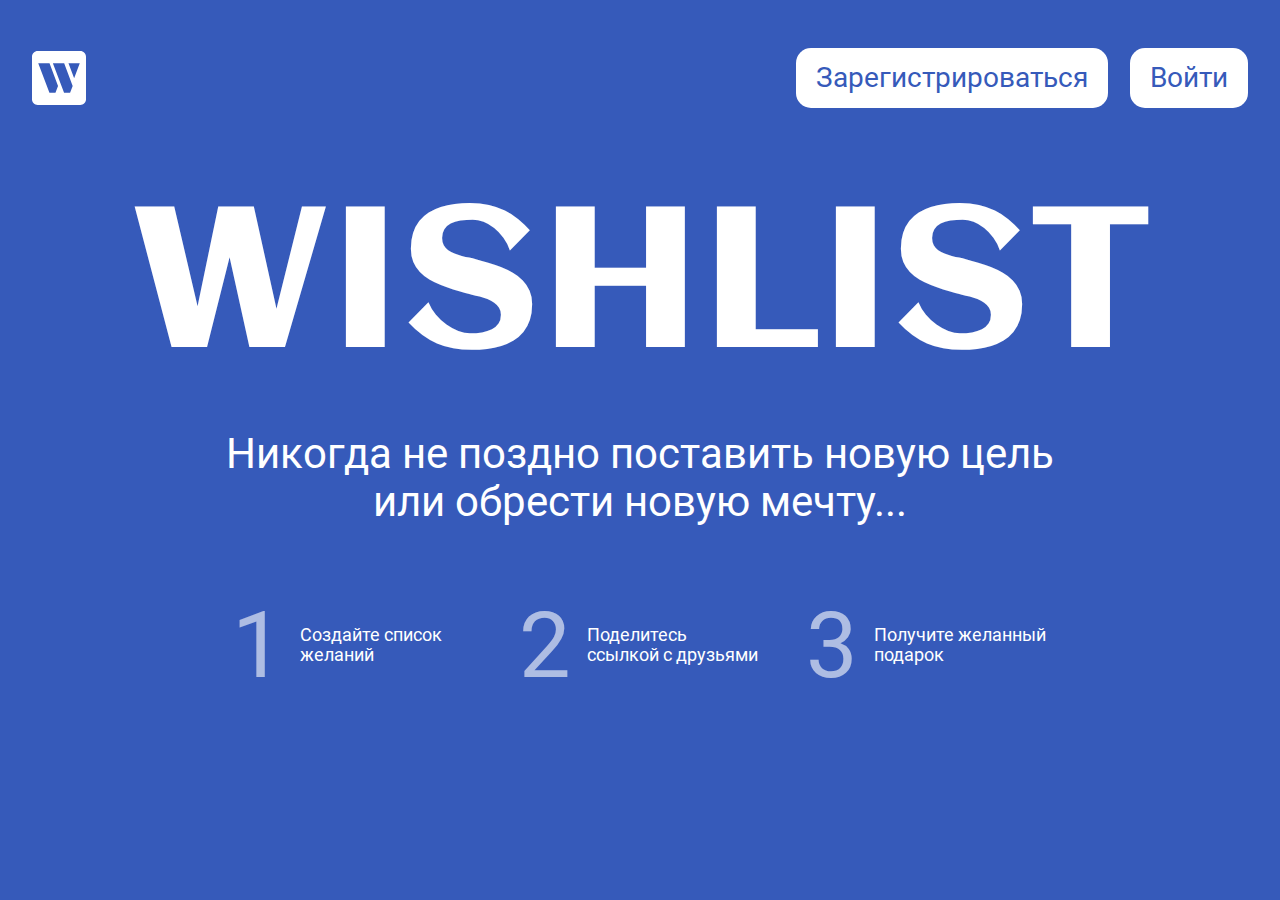
<file: index.html>
<!DOCTYPE html>
<html lang="ru">

<head>
  <meta charset="UTF-8">
  <meta http-equiv="X-UA-Compatible" content="IE=edge">
  <meta name="viewport" content="width=device-width, initial-scale=1.0">
  <title>Wish list</title>

  <link rel="stylesheet" href="css/index.css">
  <script src="js/director.min.js" defer></script>
  <script src="js/index.js" type="module"></script>
</head>

<body class="body">
  <header class="header">
    <div class="container header__container">
      <a href="/">
        <img class="header__logo" src="img/logo.svg" alt="logo">
      </a>

      <nav class="header__nav nav">
      </nav>


    </div>
  </header>

  <main class="app">

  </main>
</body>

</html>
</file>
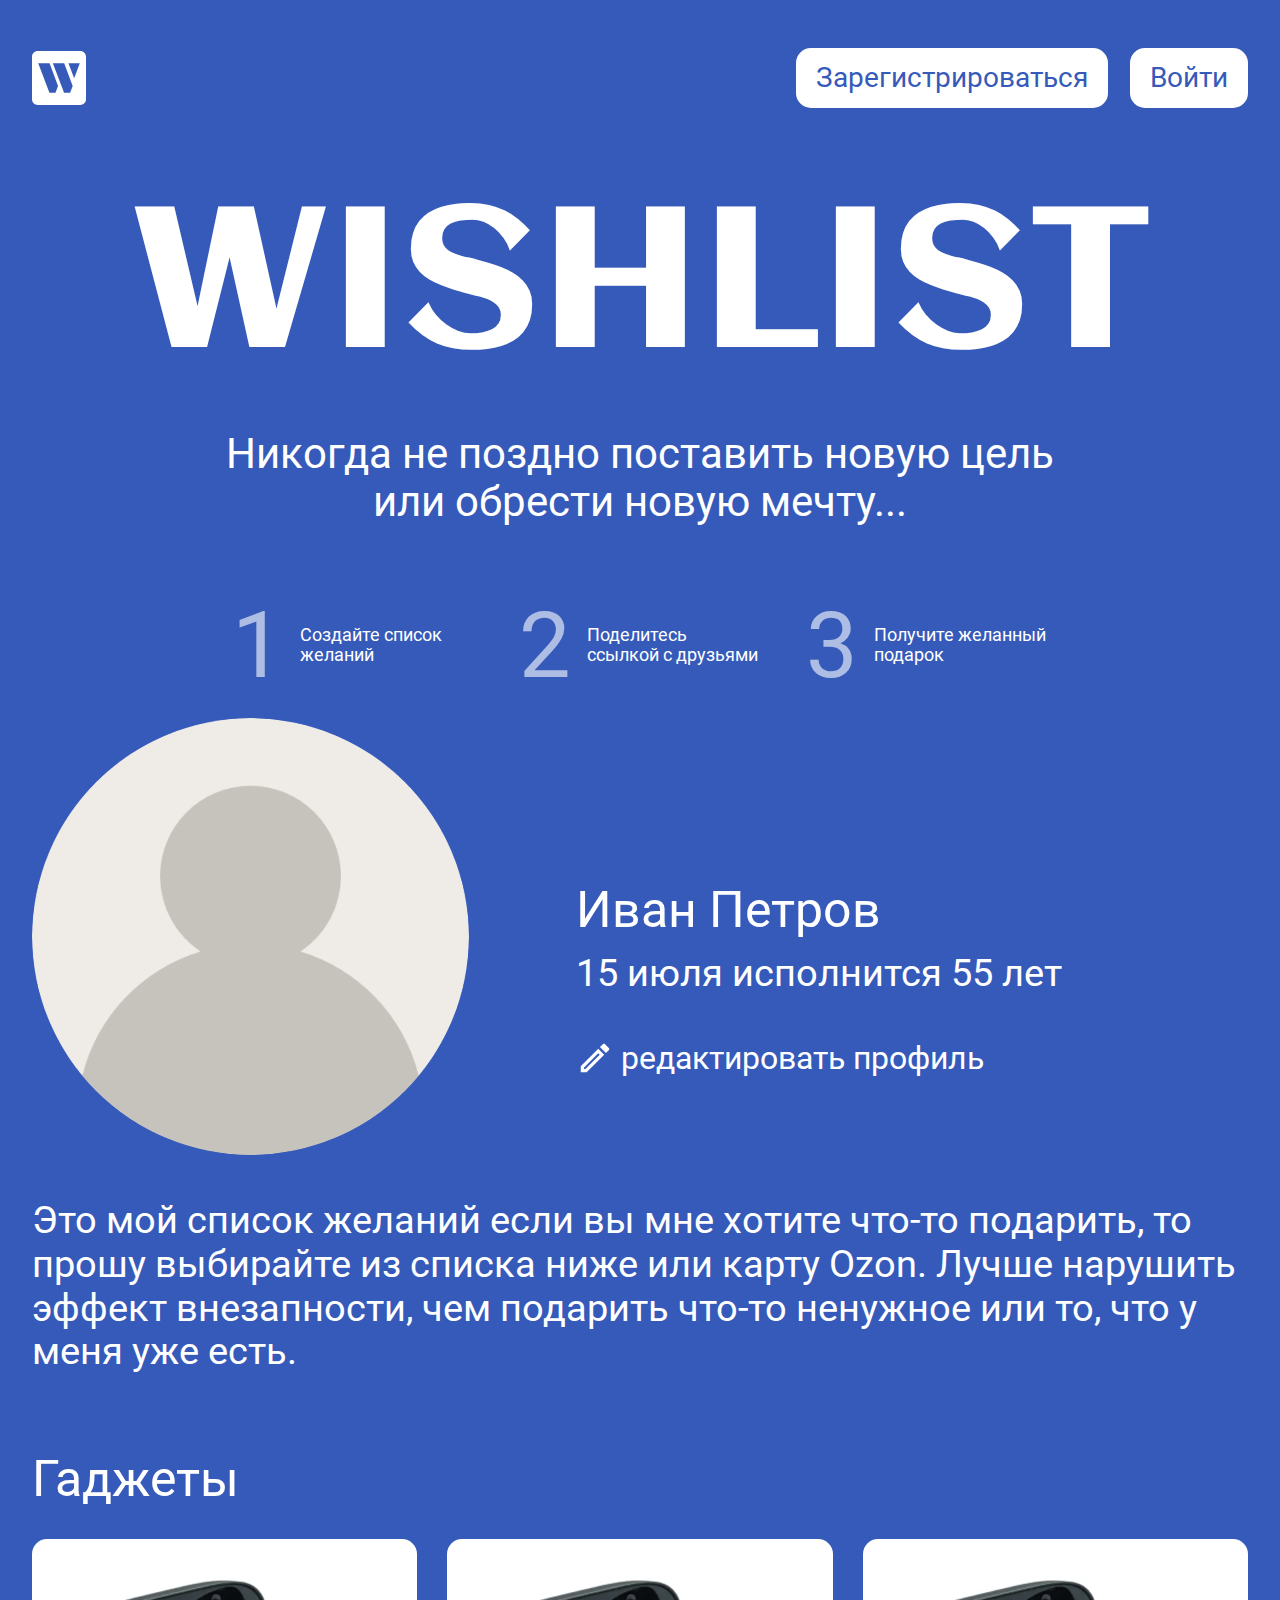
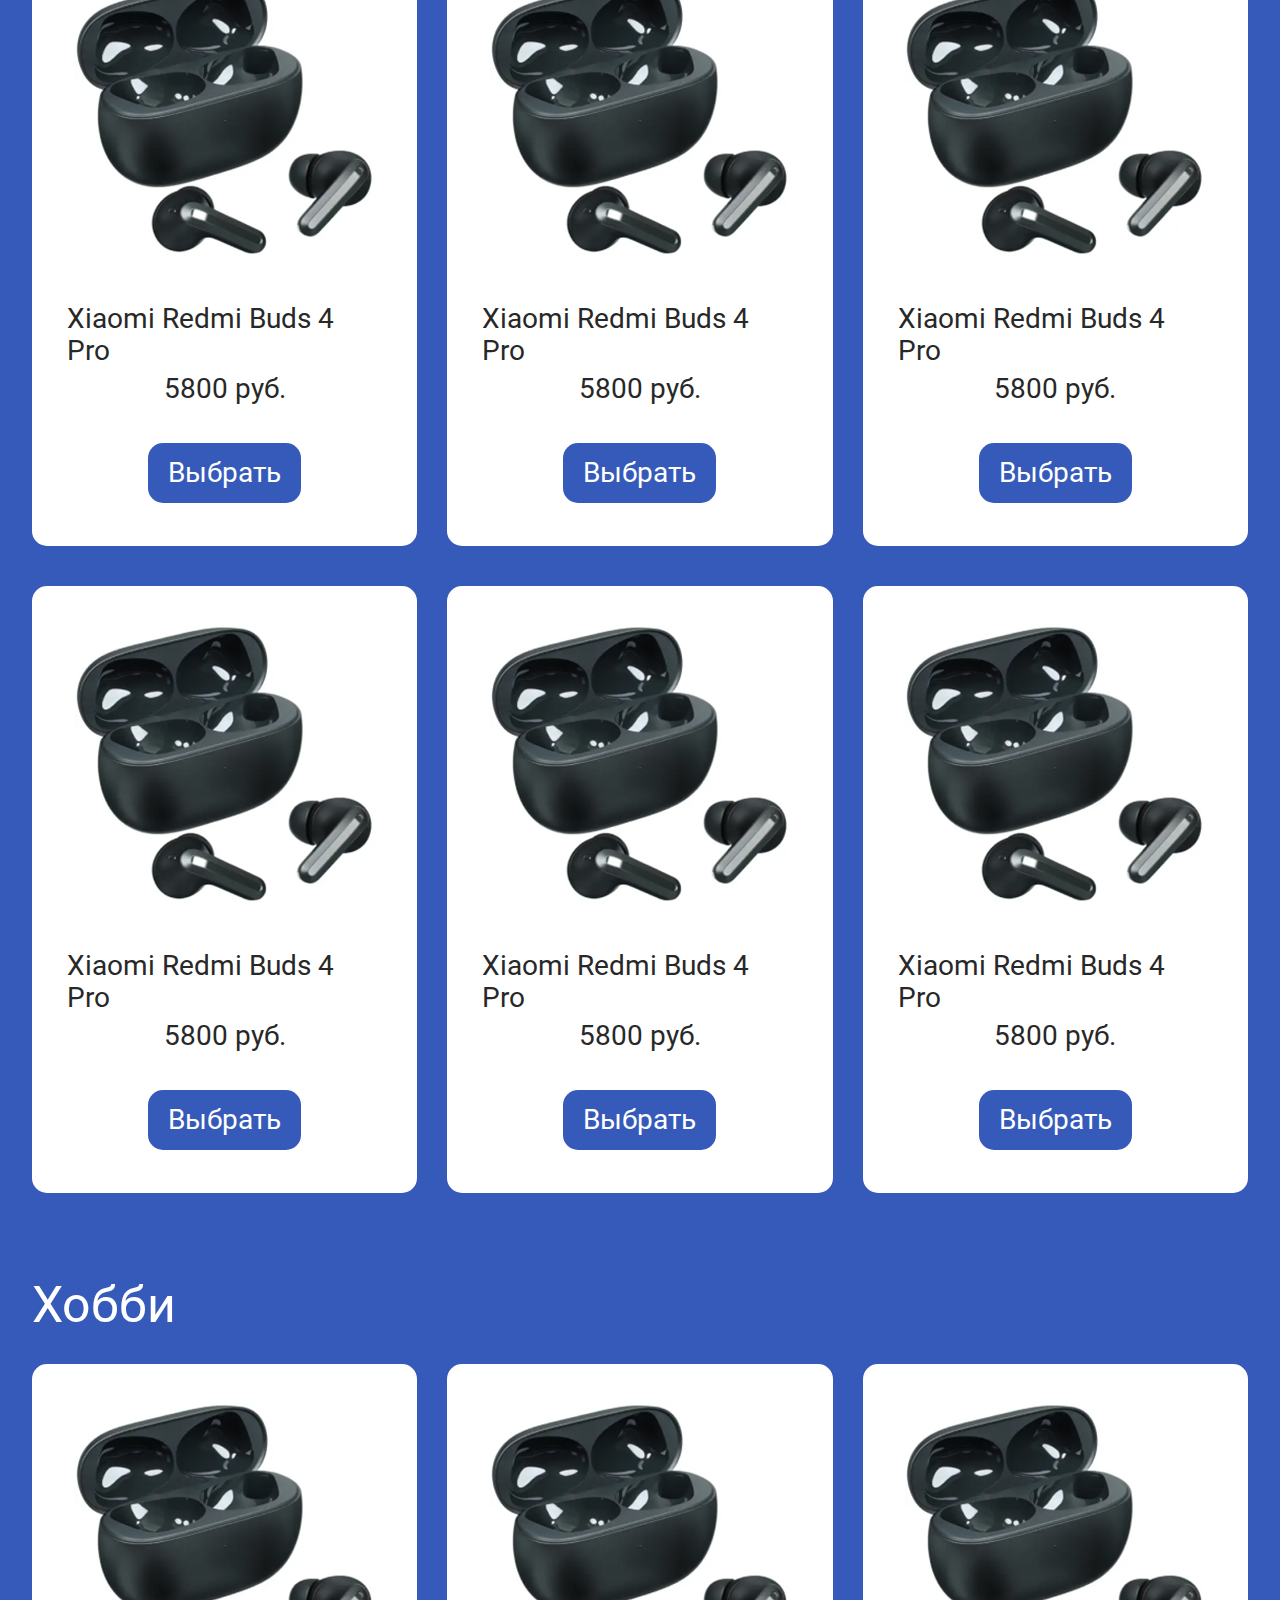
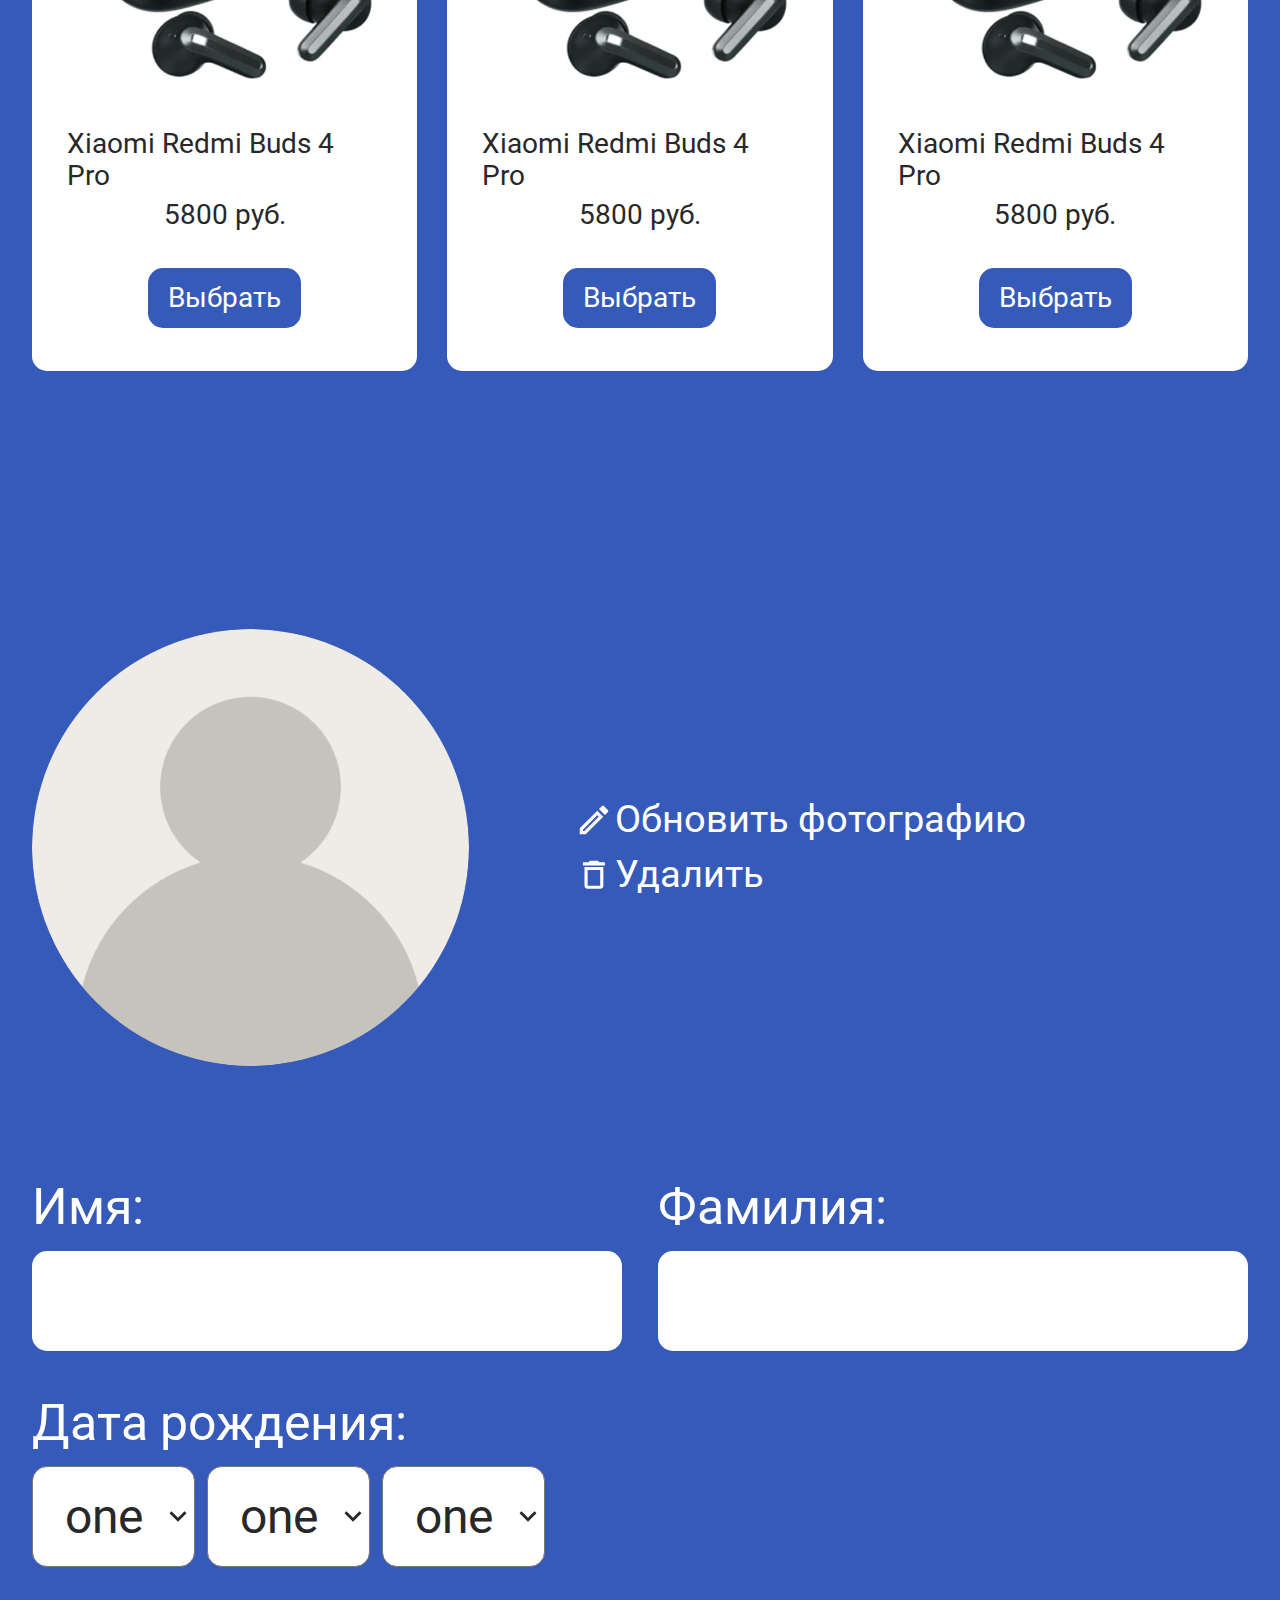
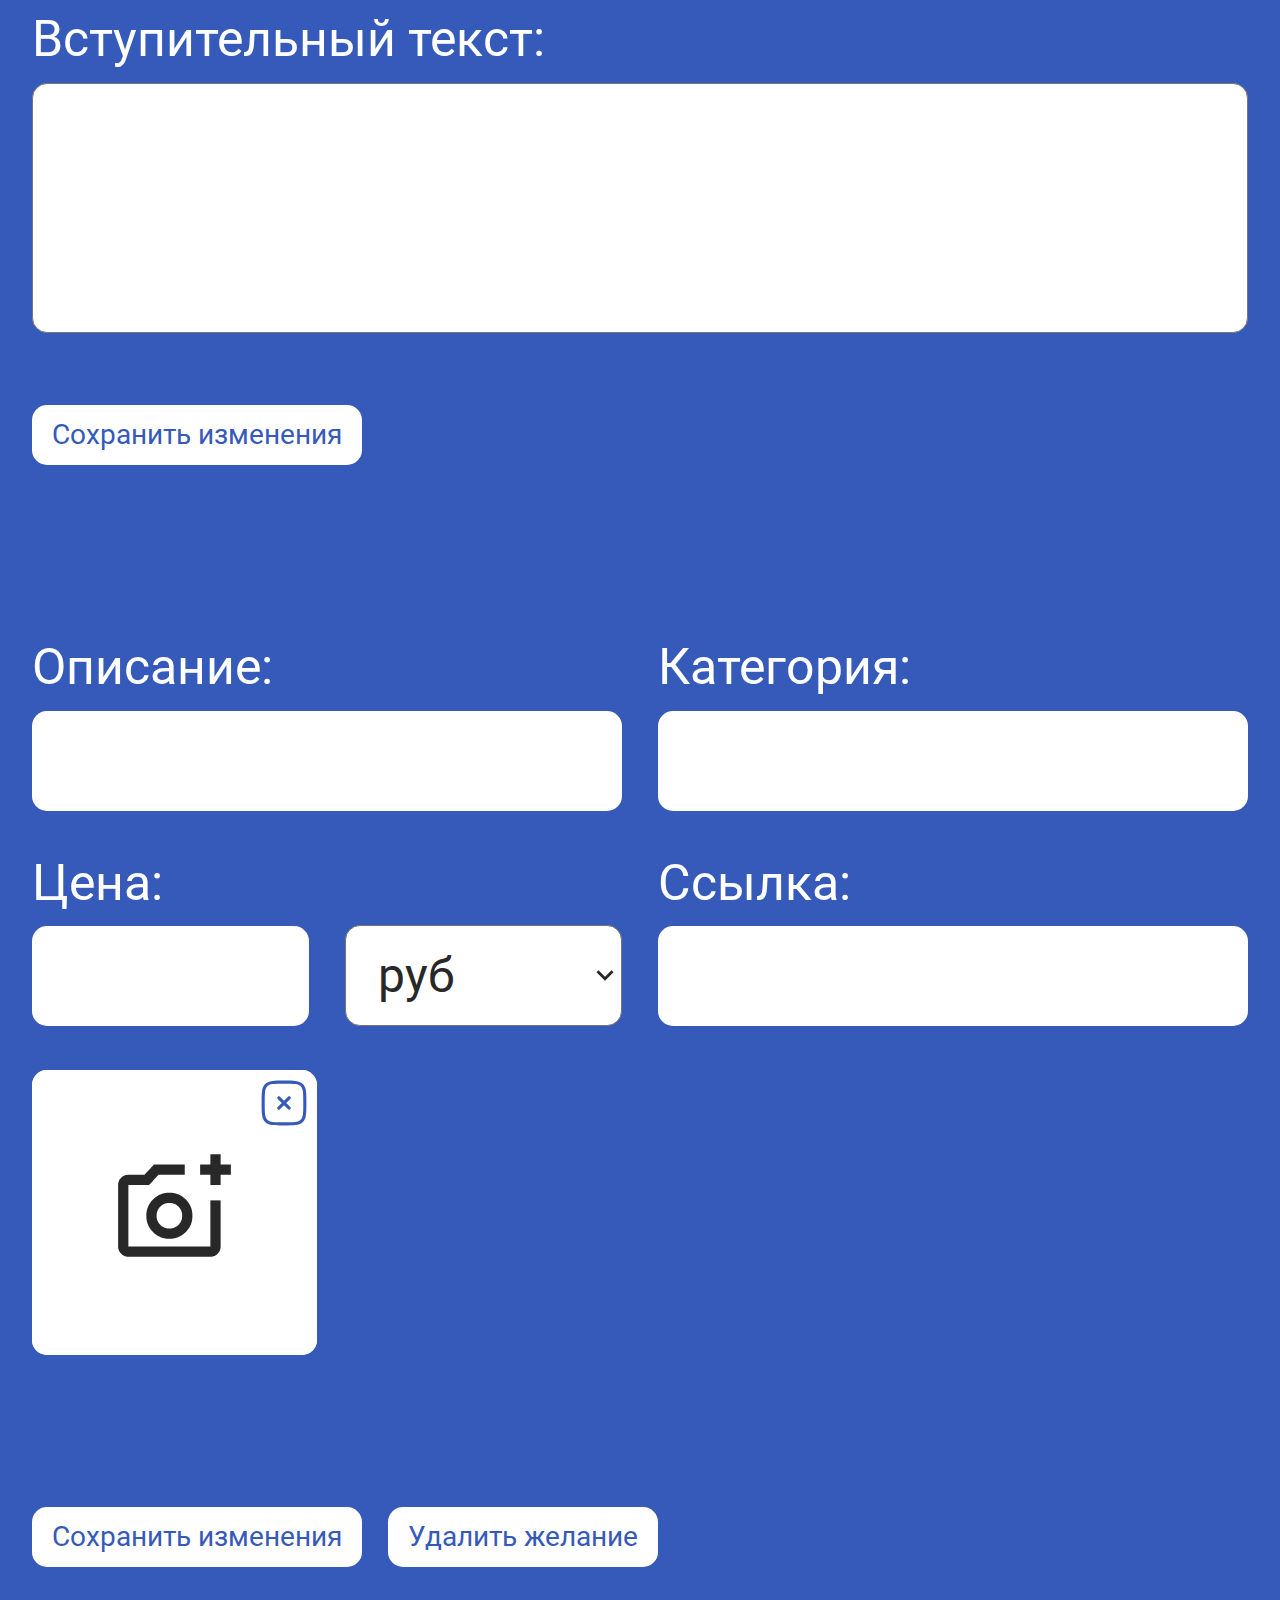
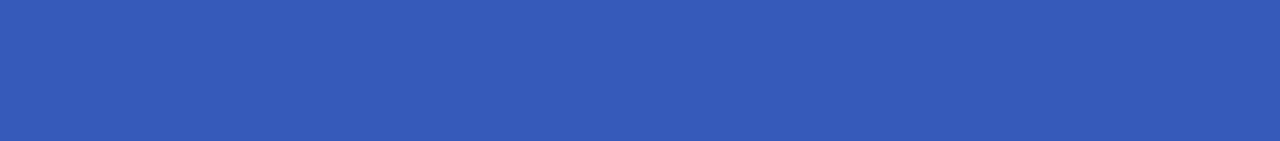
<file: index copy.html>
<!DOCTYPE html>
<html lang="ru">

<head>
  <meta charset="UTF-8">
  <meta http-equiv="X-UA-Compatible" content="IE=edge">
  <meta name="viewport" content="width=device-width, initial-scale=1.0">
  <title>Wish list</title>

  <link rel="stylesheet" href="css/index.css">
</head>

<body class="body">
  <header class="header">
    <div class="container header__container">
      <img class="header__logo" src="img/logo.svg" alt="logo">

      <nav class="header__nav nav">
        <button class="nav__btn btn">Зарегистрироваться</button>
        <button class="nav__btn btn">Войти</button>
      </nav>

      <button class="header__burder burger">
        <span class="burger__line"></span>
      </button>
    </div>
  </header>

  <main class="app">
    <section class="hero">
      <div class="container hero__container">
        <h1 class="hero__title">Wishlist</h1>

        <p class="hero__description">Никогда не поздно поставить новую цель или обрести новую мечту...</p>

        <ol class="hero__steps steps">
          <li class="steps__item">Cоздайте список желаний</li>
          <li class="steps__item">Поделитесь ссылкой с&nbsp;друзьями</li>
          <li class="steps__item">Получите желанный подарок</li>
        </ol>
      </div>
    </section>

    <section class="wishlist">
      <div class="container">
        <div class="wishlist__profile profile">
          <img class="profile__avatar" src="img/avatar.png" alt="фото профиля">

          <div class="profile__content">
            <h2 class="profile__fullname">Иван Петров</h2>
            <p class="profile__birthday">15 июля исполнится 55 лет</p>
            <button class="profile__edit">
              <svg width="38" height="38" viewBox="0 0 38 38" fill="none" xmlns="http://www.w3.org/2000/svg">
                <path
                  d="M4.75 33.25H10.6875L28.1992 15.7384L22.2617 9.80086L4.75 27.3125V33.25ZM7.91667 28.6267L22.2617 14.2817L23.7183 15.7384L9.37333 30.0834H7.91667V28.6267ZM29.0858 5.20919C28.9394 5.06241 28.7654 4.94596 28.5738 4.86651C28.3823 4.78705 28.177 4.74615 27.9696 4.74615C27.7622 4.74615 27.5569 4.78705 27.3653 4.86651C27.1738 4.94596 26.9998 5.06241 26.8533 5.20919L23.9558 8.10669L29.8933 14.0442L32.7908 11.1467C32.9376 11.0002 33.0541 10.8262 33.1335 10.6347C33.213 10.4431 33.2539 10.2378 33.2539 10.0304C33.2539 9.82307 33.213 9.61774 33.1335 9.4262C33.0541 9.23466 32.9376 9.06067 32.7908 8.91419L29.0858 5.20919Z"
                  fill="white" />
              </svg>
              редактировать профиль
            </button>
          </div>
        </div>

        <p class="wishlist__description">Это мой список желаний если вы мне хотите что-то подарить, то прошу выбирайте
          из списка ниже или карту Ozon. Лучше
          нарушить эффект внезапности, чем подарить что-то ненужное или то, что у меня уже есть.</p>

        <ul class="wishlist__categories categories">
          <li class="categories__item">
            <h3 class="categories__title">Гаджеты</h3>

            <ul class="wishlist__items">
              <li class="item">
                <img class="item__img" src="img/headphones.png" alt="картинка желания">
                <h4 class="item__title">Xiaomi Redmi Buds 4 Pro</h4>
                <p class="item__price">5800 руб.</p>
                <button class="item__btn btn btn_castling">Выбрать</button>
              </li>

              <li class="item">
                <img class="item__img" src="img/headphones.png" alt="картинка желания">
                <h4 class="item__title">Xiaomi Redmi Buds 4 Pro</h4>
                <p class="item__price">5800 руб.</p>
                <button class="item__btn btn btn_castling">Выбрать</button>
              </li>

              <li class="item">
                <img class="item__img" src="img/headphones.png" alt="картинка желания">
                <h4 class="item__title">Xiaomi Redmi Buds 4 Pro</h4>
                <p class="item__price">5800 руб.</p>
                <button class="item__btn btn btn_castling">Выбрать</button>
              </li>

              <li class="item">
                <img class="item__img" src="img/headphones.png" alt="картинка желания">
                <h4 class="item__title">Xiaomi Redmi Buds 4 Pro</h4>
                <p class="item__price">5800 руб.</p>
                <button class="item__btn btn btn_castling">Выбрать</button>
              </li>

              <li class="item">
                <img class="item__img" src="img/headphones.png" alt="картинка желания">
                <h4 class="item__title">Xiaomi Redmi Buds 4 Pro</h4>
                <p class="item__price">5800 руб.</p>
                <button class="item__btn btn btn_castling">Выбрать</button>
              </li>

              <li class="item">
                <img class="item__img" src="img/headphones.png" alt="картинка желания">
                <h4 class="item__title">Xiaomi Redmi Buds 4 Pro</h4>
                <p class="item__price">5800 руб.</p>
                <button class="item__btn btn btn_castling">Выбрать</button>
              </li>
            </ul>
          </li>

          <li class="categories__item">
            <h3 class="categories__title">Хобби</h3>

            <ul class="wishlist__items">
              <li class="item">
                <img class="item__img" src="img/headphones.png" alt="картинка желания">
                <h4 class="item__title">Xiaomi Redmi Buds 4 Pro</h4>
                <p class="item__price">5800 руб.</p>
                <button class="item__btn btn btn_castling">Выбрать</button>
              </li>

              <li class="item">
                <img class="item__img" src="img/headphones.png" alt="картинка желания">
                <h4 class="item__title">Xiaomi Redmi Buds 4 Pro</h4>
                <p class="item__price">5800 руб.</p>
                <button class="item__btn btn btn_castling">Выбрать</button>
              </li>

              <li class="item">
                <img class="item__img" src="img/headphones.png" alt="картинка желания">
                <h4 class="item__title">Xiaomi Redmi Buds 4 Pro</h4>
                <p class="item__price">5800 руб.</p>
                <button class="item__btn btn btn_castling">Выбрать</button>
              </li>
            </ul>
          </li>
        </ul>
      </div>
    </section>

    <section class="edit edit_profile">
      <div class="container">
        <form class="edit__form">
          <fieldset class="edit__avatar">
            <img class="edit__avatar-img" src="img/avatar.png" alt="">

            <div class="edit__avatar-load">
              <label class="edit__label-avatar" for="avatar-load">
                <svg width="38" height="38" viewBox="0 0 38 38" fill="none" xmlns="http://www.w3.org/2000/svg">
                  <path
                    d="M4.75 33.25H10.6875L28.1992 15.7384L22.2617 9.80086L4.75 27.3125V33.25ZM7.91667 28.6267L22.2617 14.2817L23.7183 15.7384L9.37333 30.0834H7.91667V28.6267ZM29.0858 5.20919C28.9394 5.06241 28.7654 4.94596 28.5738 4.86651C28.3823 4.78705 28.177 4.74615 27.9696 4.74615C27.7622 4.74615 27.5569 4.78705 27.3653 4.86651C27.1738 4.94596 26.9998 5.06241 26.8533 5.20919L23.9558 8.10669L29.8933 14.0442L32.7908 11.1467C32.9376 11.0002 33.0541 10.8262 33.1335 10.6347C33.213 10.4431 33.2539 10.2378 33.2539 10.0304C33.2539 9.82307 33.213 9.61774 33.1335 9.4262C33.0541 9.23466 32.9376 9.06067 32.7908 8.91419L29.0858 5.20919Z"
                    fill="white" />
                </svg>
                Обновить фотографию
              </label>
              <input class="edit__input-file edit__input-file_avatar" type="file" accept="image/jpeg, image/png">

              <button class="edit__avatar-delete">
                <svg width="38" height="38" viewBox="0 0 38 38" fill="none" xmlns="http://www.w3.org/2000/svg">
                  <path
                    d="M9.48842 29.6389C9.48842 31.35 10.9027 32.75 12.6313 32.75H25.2027C26.9313 32.75 28.3456 31.35 28.3456 29.6389V10.9722H9.48842V29.6389ZM12.6313 14.0833H25.2027V29.6389H12.6313V14.0833ZM24.417 6.30556L22.8456 4.75H14.9884L13.417 6.30556H7.91699V9.41667H29.917V6.30556H24.417Z"
                    fill="white" />
                </svg>
                Удалить
              </button>
            </div>
          </fieldset>

          <fieldset class="edit__name">
            <label class="edit__label">
              <span class="edit__label-text">Имя:</span>
              <input class="edit__input" type="text" name="name">
            </label>

            <label class="edit__label">
              <span class="edit__label-text">Фамилия:</span>
              <input class="edit__input" type="text" name="surname">
            </label>
          </fieldset>

          <fieldset class="edit__birthday">
            <legend class="edit__label-text">Дата рождения:</legend>

            <label class="edit__label edit__label_select">
              <select class="edit__select" type="text" name="day">
                <option value="1">one</option>
                <option value="2">two</option>
              </select>
            </label>

            <label class="edit__label edit__label_select">
              <select class="edit__select" type="text" name="month">
                <option value="1">one</option>
                <option value="2">two</option>
              </select>
            </label>

            <label class="edit__label edit__label_select">
              <select class="edit__select" type="text" name="year">
                <option value="1">one</option>
                <option value="2">two</option>
              </select>
            </label>
          </fieldset>

          <fieldset class="edit__description">
            <label class="edit__label-text" for="description">Вступительный текст:</label>
            <textarea class="edit__description-input" name="description"></textarea>

          </fieldset>

          <button class="edit__submit-btn btn">Сохранить изменения</button>
        </form>
      </div>
    </section>

    <section class="edit edit_wish">
      <div class="container">
        <form class="edit__form">
          <fieldset class="edit__wish">
            <label class="edit__label">
              <span class="edit__label-text">Описание:</span>
              <input class="edit__input" type="text" name="title">
            </label>

            <label class="edit__label">
              <span class="edit__label-text">Категория:</span>
              <input class="edit__input" type="text" name="category">
            </label>

            <div class="edit__wish-price edit__label">
              <label class="edit__label_price">
                <span class="edit__label-text">Цена:</span>
                <input class="edit__input" type="text" name="price">
              </label>
              <label class="edit__label_select edit__label_price">
                <select class="edit__select edit__select_currency" name="currency">
                  <option value="rub">руб</option>
                </select>
              </label>
            </div>

            <label class="edit__label">
              <span class="edit__label-text">Ссылка:</span>
              <input class="edit__input" type="text" name="link">
            </label>

          </fieldset>

          <fieldset class="edit__wish-photo">
            <label class="edit__label-photo">
              <img class="edit__wish-img" src="img/no-photo.jpg" alt="">
              <input class="edit__input-file edit__input-file_wish" type="file" accept="image/jpeg, image/png">
              <button class="edit__wish-delete">
                <svg width="50" height="50" viewBox="0 0 50 50" fill="none" xmlns="http://www.w3.org/2000/svg">
                  <path
                    d="M20.8961 18.6875C20.5999 18.4115 20.2081 18.2612 19.8033 18.2684C19.3985 18.2755 19.0123 18.4395 18.726 18.7258C18.4398 19.0121 18.2758 19.3983 18.2686 19.8031C18.2615 20.2079 18.4117 20.5996 18.6877 20.8958L22.7919 25L18.6877 29.1042C18.5342 29.2472 18.4111 29.4197 18.3257 29.6114C18.2403 29.803 18.1944 30.0099 18.1907 30.2197C18.187 30.4295 18.2256 30.6379 18.3042 30.8325C18.3827 31.027 18.4997 31.2038 18.6481 31.3522C18.7964 31.5005 18.9732 31.6175 19.1677 31.6961C19.3623 31.7747 19.5707 31.8133 19.7805 31.8096C19.9903 31.8059 20.1972 31.7599 20.3889 31.6745C20.5805 31.5891 20.753 31.466 20.8961 31.3125L25.0002 27.2083L29.1044 31.3125C29.4006 31.5885 29.7924 31.7388 30.1972 31.7316C30.602 31.7245 30.9882 31.5605 31.2745 31.2742C31.5607 30.9879 31.7247 30.6017 31.7319 30.1969C31.739 29.7921 31.5887 29.4004 31.3127 29.1042L27.2086 25L31.3127 20.8958C31.4663 20.7528 31.5894 20.5803 31.6748 20.3886C31.7602 20.197 31.8061 19.99 31.8098 19.7802C31.8135 19.5705 31.7749 19.3621 31.6963 19.1675C31.6177 18.9729 31.5008 18.7962 31.3524 18.6478C31.204 18.4995 31.0273 18.3825 30.8327 18.3039C30.6382 18.2253 30.4298 18.1867 30.22 18.1904C30.0102 18.1941 29.8033 18.2401 29.6116 18.3255C29.42 18.4109 29.2475 18.534 29.1044 18.6875L25.0002 22.7917L20.8961 18.6875Z"
                    fill="#365ABA" />
                  <path fill-rule="evenodd" clip-rule="evenodd"
                    d="M25.1191 2.60419H24.8816C20.0712 2.60419 16.3024 2.60419 13.3607 3.00002C10.3524 3.40419 7.97741 4.25002 6.11283 6.11252C4.24824 7.9771 3.40449 10.3521 3.00033 13.3625C2.60449 16.3021 2.60449 20.0709 2.60449 24.8813V25.1188C2.60449 29.9292 2.60449 33.6979 3.00033 36.6396C3.40449 39.6479 4.25033 42.0229 6.11283 43.8875C7.97741 45.7521 10.3524 46.5959 13.3628 47C16.3024 47.3959 20.0712 47.3959 24.8816 47.3959H25.1191C29.9295 47.3959 33.6982 47.3959 36.6399 47C39.6482 46.5959 42.0232 45.75 43.8878 43.8875C45.7524 42.0229 46.5962 39.6479 47.0003 36.6375C47.3962 33.6979 47.3962 29.9292 47.3962 25.1188V24.8813C47.3962 20.0709 47.3962 16.3021 47.0003 13.3604C46.5962 10.3521 45.7503 7.9771 43.8878 6.11252C42.0232 4.24794 39.6482 3.40419 36.6378 3.00002C33.6982 2.60419 29.9295 2.60419 25.1191 2.60419ZM8.32324 8.32294C9.51074 7.13544 11.1149 6.45419 13.7795 6.09585C16.4878 5.73335 20.0462 5.72919 25.0003 5.72919C29.9545 5.72919 33.5128 5.73335 36.2212 6.09585C38.8857 6.45419 40.492 7.13752 41.6795 8.32294C42.8649 9.51044 43.5462 11.1146 43.9045 13.7792C44.267 16.4875 44.2712 20.0459 44.2712 25C44.2712 29.9542 44.267 33.5125 43.9045 36.2209C43.5462 38.8854 42.8628 40.4917 41.6774 41.6792C40.4899 42.8646 38.8857 43.5459 36.2212 43.9042C33.5128 44.2667 29.9545 44.2709 25.0003 44.2709C20.0462 44.2709 16.4878 44.2667 13.7795 43.9042C11.1149 43.5459 9.50866 42.8625 8.32116 41.6771C7.13574 40.4896 6.45449 38.8854 6.09616 36.2209C5.73366 33.5125 5.72949 29.9542 5.72949 25C5.72949 20.0459 5.73366 16.4875 6.09616 13.7792C6.45449 11.1146 7.13783 9.51044 8.32324 8.32294Z"
                    fill="#365ABA" />
                </svg>
              </button>
            </label>


          </fieldset>
          <div class="edit__submit-wrapper">
            <button class="edit__submit-btn btn">Сохранить изменения</button>
            <button class="edit__delete-btn btn">Удалить желание</button>
          </div>

        </form>
      </div>
    </section>

  </main>
</body>

</html>
</file>
<file: css/index.css>
@import "normalize.css";
@import "fonts.css";
@import "style.css";
@import "header.css";
@import "nav.css";
@import "burger.css";
@import "hero.css";
@import "steps.css";
@import "wishlist.css";
@import "categories.css";
@import "item.css";
@import "profile.css";
@import "edit.css";
@import "modal.css";
</file>
